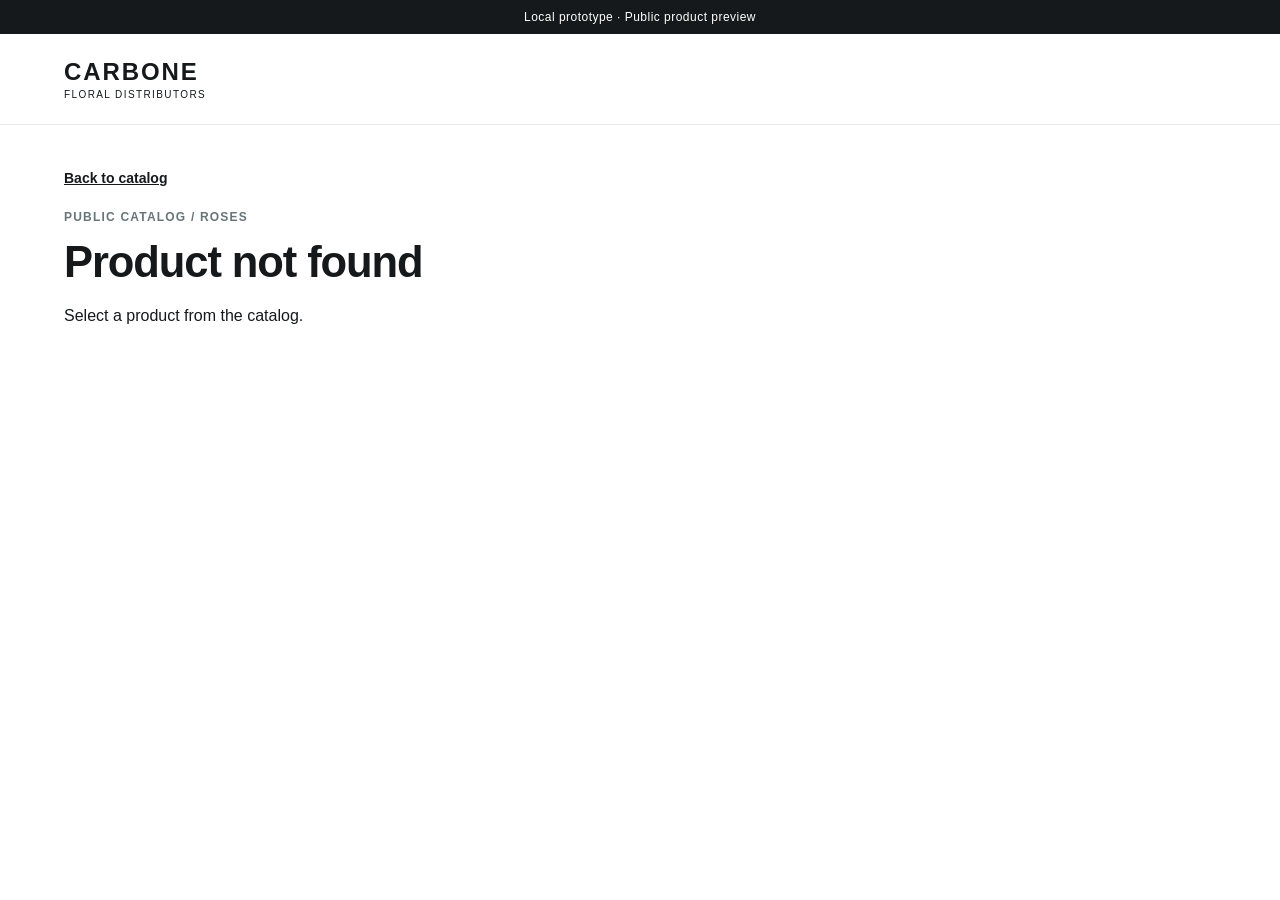
<file: prototypes/public-product/index.html>
<!doctype html>
<html lang="en">
<head>
  <meta charset="utf-8">
  <meta name="viewport" content="width=device-width, initial-scale=1">
  <title>Public product preview | Carbone</title>
  <style>
    :root {
      color-scheme: light;
      font-family: Inter, Arial, sans-serif;
      color: #15191b;
      background: #fff;
    }
    * { box-sizing: border-box; }
    body { margin: 0; }
    .notice {
      padding: 10px 24px;
      background: #15191b;
      color: #fff;
      text-align: center;
      font-size: 12px;
      letter-spacing: .04em;
    }
    header { border-bottom: 1px solid #e8ebea; }
    .header-inner {
      max-width: 1200px;
      margin: auto;
      padding: 24px;
    }
    .brand { font-size: 24px; font-weight: 700; letter-spacing: .08em; }
    .brand-detail { display: block; margin-top: 3px; font-size: 10px; font-weight: 500; letter-spacing: .14em; }
    main { max-width: 1200px; margin: auto; padding: 44px 24px 80px; }
    .back-link { display: inline-block; margin-bottom: 24px; color: #15191b; font-size: 14px; font-weight: 600; }
    .back-link:focus-visible { outline: 3px solid #15191b; outline-offset: 3px; }
    .eyebrow { color: #687578; font-size: 12px; font-weight: 600; letter-spacing: .1em; text-transform: uppercase; }
    .product { display: grid; grid-template-columns: minmax(0, 1fr) minmax(0, .9fr); gap: 64px; align-items: start; margin-top: 24px; }
    .product[hidden] { display: none; }
    figure { margin: 0; }
    figure img { display: block; width: 100%; height: auto; background: #f3f5f2; }
    figcaption { margin-top: 10px; color: #687578; font-size: 12px; }
    .details { padding-top: 12px; }
    h1 { margin: 14px 0 20px; font-size: clamp(30px, 3.4vw, 48px); line-height: 1.12; letter-spacing: -.025em; }
    .sku { color: #687578; font-size: 13px; overflow-wrap: anywhere; }
    .sign-in { margin-top: 28px; }
    .sign-in {
      display: inline-block;
      padding: 16px 22px;
      border-radius: 14px;
      background: #0e9ca4;
      color: #15191b;
      font-size: 14px;
      font-weight: 700;
      line-height: 1.4;
      text-align: center;
      text-decoration: none;
    }
    .sign-in:hover { background: #0b838a; }
    .sign-in:focus-visible { outline: 3px solid #15191b; outline-offset: 3px; }
    @media (max-width: 700px) {
      main { padding-top: 28px; }
      .product { grid-template-columns: 1fr; gap: 24px; }
      .details { padding-top: 0; }
      .sign-in { width: 100%; }
    }
  </style>
  <script src="./product-fixture.js" defer></script>
  <script defer>
    document.addEventListener('DOMContentLoaded', () => {
      const sku = new URLSearchParams(window.location.search).get('sku');
      const product = publicProducts.find((item) => item.sku === sku);
      const productView = document.querySelector('#product');
      const notFound = document.querySelector('#not-found');
      if (!product) {
        if (notFound instanceof HTMLElement) notFound.hidden = false;
        return;
      }
      const name = document.querySelector('#product-name');
      const productSku = document.querySelector('#product-sku');
      const category = document.querySelector('#product-category');
      const image = document.querySelector('#product-image');
      if (name) name.textContent = product.name;
      if (productSku) productSku.textContent = product.sku;
      if (category) category.textContent = product.category;
      if (image instanceof HTMLImageElement) {
        image.src = product.image;
        image.alt = product.name;
      }
      if (productView instanceof HTMLElement) productView.hidden = false;
    });
  </script>
</head>
<body>
  <div class="notice">Local prototype · Public product preview</div>
  <header>
    <div class="header-inner">
      <div class="brand">CARBONE<span class="brand-detail">FLORAL DISTRIBUTORS</span></div>
    </div>
  </header>
  <main>
    <a class="back-link" href="./catalog.html">Back to catalog</a>
    <div class="eyebrow">Public catalog / Roses</div>
    <noscript>Enable JavaScript to view the local product fixture.</noscript>
    <section id="not-found" hidden>
      <h1>Product not found</h1>
      <p>Select a product from the catalog.</p>
    </section>
    <div class="product" id="product" hidden>
      <figure>
        <img id="product-image" alt="">
      </figure>
      <section class="details" aria-labelledby="product-name">
        <div class="eyebrow" id="product-category"></div>
        <h1 id="product-name">Product details unavailable</h1>
        <p class="sku">SKU: <span id="product-sku">Unavailable</span></p>
        <a class="sign-in" href="https://0igxkv-sp.myshopify.com/">Sign in for wholesale pricing and ordering</a>
      </section>
    </div>
  </main>
</body>
</html>
</file>
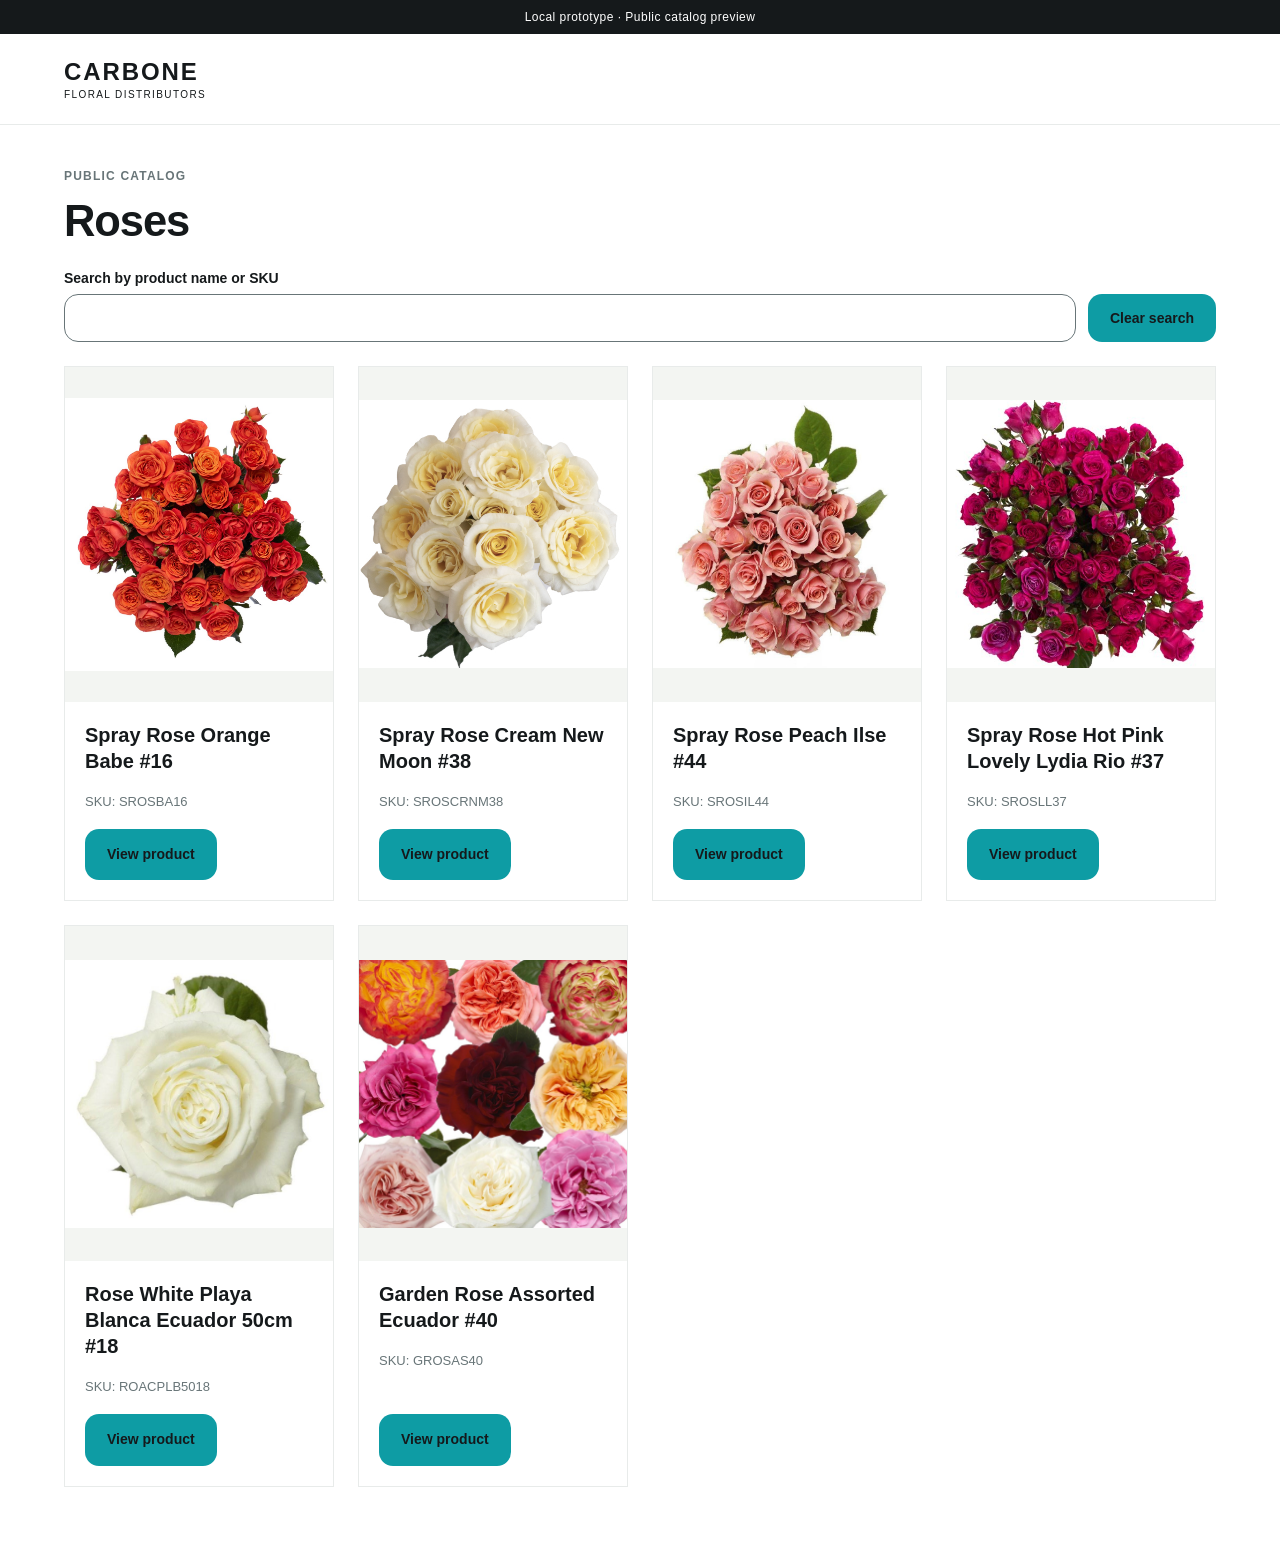
<file: prototypes/public-product/catalog.html>
<!doctype html>
<html lang="en">
<head>
  <meta charset="utf-8">
  <meta name="viewport" content="width=device-width, initial-scale=1">
  <title>Public catalog preview | Carbone</title>
  <style>
    :root {
      color-scheme: light;
      font-family: Inter, Arial, sans-serif;
      color: #15191b;
      background: #fff;
    }
    * { box-sizing: border-box; }
    body { margin: 0; }
    .notice {
      padding: 10px 24px;
      background: #15191b;
      color: #fff;
      text-align: center;
      font-size: 12px;
      letter-spacing: .04em;
    }
    header { border-bottom: 1px solid #e8ebea; }
    .header-inner { max-width: 1200px; margin: auto; padding: 24px; }
    .brand { font-size: 24px; font-weight: 700; letter-spacing: .08em; }
    .brand-detail { display: block; margin-top: 3px; font-size: 10px; font-weight: 500; letter-spacing: .14em; }
    main { max-width: 1200px; margin: auto; padding: 44px 24px 80px; }
    .eyebrow { color: #687578; font-size: 12px; font-weight: 600; letter-spacing: .1em; text-transform: uppercase; }
    h1 { margin: 14px 0 24px; font-size: clamp(30px, 3.4vw, 48px); line-height: 1.12; letter-spacing: -.025em; }
    .search { margin-bottom: 24px; }
    .search label { display: block; margin-bottom: 8px; font-size: 14px; font-weight: 700; }
    .search-controls { display: flex; flex-wrap: wrap; gap: 12px; }
    .search input { flex: 1 1 260px; min-width: 0; padding: 14px; border: 1px solid #687578; border-radius: 14px; font: inherit; }
    .search button { padding: 14px 22px; border: 0; border-radius: 14px; background: #0e9ca4; color: #15191b; font: inherit; font-size: 14px; font-weight: 700; cursor: pointer; }
    .search button:hover { background: #0b838a; }
    .search input:focus-visible, .search button:focus-visible { outline: 3px solid #15191b; outline-offset: 3px; }
    .product-grid { display: grid; grid-template-columns: repeat(auto-fit, minmax(min(100%, 260px), 1fr)); gap: 24px; }
    .product-card { display: flex; flex-direction: column; border: 1px solid #e8ebea; }
    .product-card[hidden] { display: none; }
    .product-card img { display: block; width: 100%; aspect-ratio: 4 / 5; object-fit: contain; background: #f3f5f2; }
    .card-details { display: flex; flex: 1; flex-direction: column; align-items: flex-start; padding: 20px; }
    .card-details h2 { margin: 0 0 20px; font-size: 20px; line-height: 1.3; }
    .sku { margin: 0 0 20px; color: #687578; font-size: 13px; overflow-wrap: anywhere; }
    .view-product {
      display: inline-block;
      padding: 16px 22px;
      border-radius: 14px;
      background: #0e9ca4;
      color: #15191b;
      font-size: 14px;
      font-weight: 700;
      line-height: 1.4;
      text-align: center;
      text-decoration: none;
      margin-top: auto;
    }
    .view-product:hover { background: #0b838a; }
    .view-product:focus-visible { outline: 3px solid #15191b; outline-offset: 3px; }
    @media (max-width: 700px) {
      main { padding-top: 28px; }
      .view-product { width: 100%; }
    }
  </style>
  <script src="./product-fixture.js" defer></script>
  <script defer>
    document.addEventListener('DOMContentLoaded', () => {
      const grid = document.querySelector('#product-grid');
      const search = document.querySelector('#product-search');
      const clearSearch = document.querySelector('#clear-search');
      const emptyState = document.querySelector('#empty-state');
      if (!grid || !(search instanceof HTMLInputElement) || !clearSearch || !emptyState) return;
      const cards = publicProducts.map((product) => {
        const card = document.createElement('article');
        card.className = 'product-card';
        const image = document.createElement('img');
        image.src = product.image;
        image.alt = product.name;
        const details = document.createElement('div');
        details.className = 'card-details';
        const name = document.createElement('h2');
        name.textContent = product.name;
        const sku = document.createElement('p');
        sku.className = 'sku';
        sku.textContent = `SKU: ${product.sku}`;
        const link = document.createElement('a');
        link.className = 'view-product';
        link.href = `./index.html?sku=${encodeURIComponent(product.sku)}`;
        link.textContent = 'View product';
        link.setAttribute('aria-label', `View product: ${product.name}`);
        details.append(name, sku, link);
        card.append(image, details);
        grid.append(card);
        return { card, product };
      });
      const filterProducts = () => {
        const query = search.value.trim().toLowerCase();
        let visibleCount = 0;
        cards.forEach(({ card, product }) => {
          const matches = product.name.toLowerCase().includes(query) || product.sku.toLowerCase().includes(query);
          card.hidden = !matches;
          if (matches) visibleCount += 1;
        });
        emptyState.hidden = visibleCount > 0;
      };
      search.addEventListener('input', filterProducts);
      clearSearch.addEventListener('click', () => {
        search.value = '';
        filterProducts();
        search.focus();
      });
      filterProducts();
    });
  </script>
</head>
<body>
  <div class="notice">Local prototype · Public catalog preview</div>
  <header>
    <div class="header-inner">
      <div class="brand">CARBONE<span class="brand-detail">FLORAL DISTRIBUTORS</span></div>
    </div>
  </header>
  <main>
    <div class="eyebrow">Public catalog</div>
    <h1>Roses</h1>
    <noscript>Enable JavaScript to view the local product catalog.</noscript>
    <div class="search">
      <label for="product-search">Search by product name or SKU</label>
      <div class="search-controls">
        <input id="product-search" type="search">
        <button id="clear-search" type="button">Clear search</button>
      </div>
    </div>
    <p id="empty-state" role="status" hidden>No products match your search</p>
    <div class="product-grid" id="product-grid"></div>
  </main>
</body>
</html>
</file>
